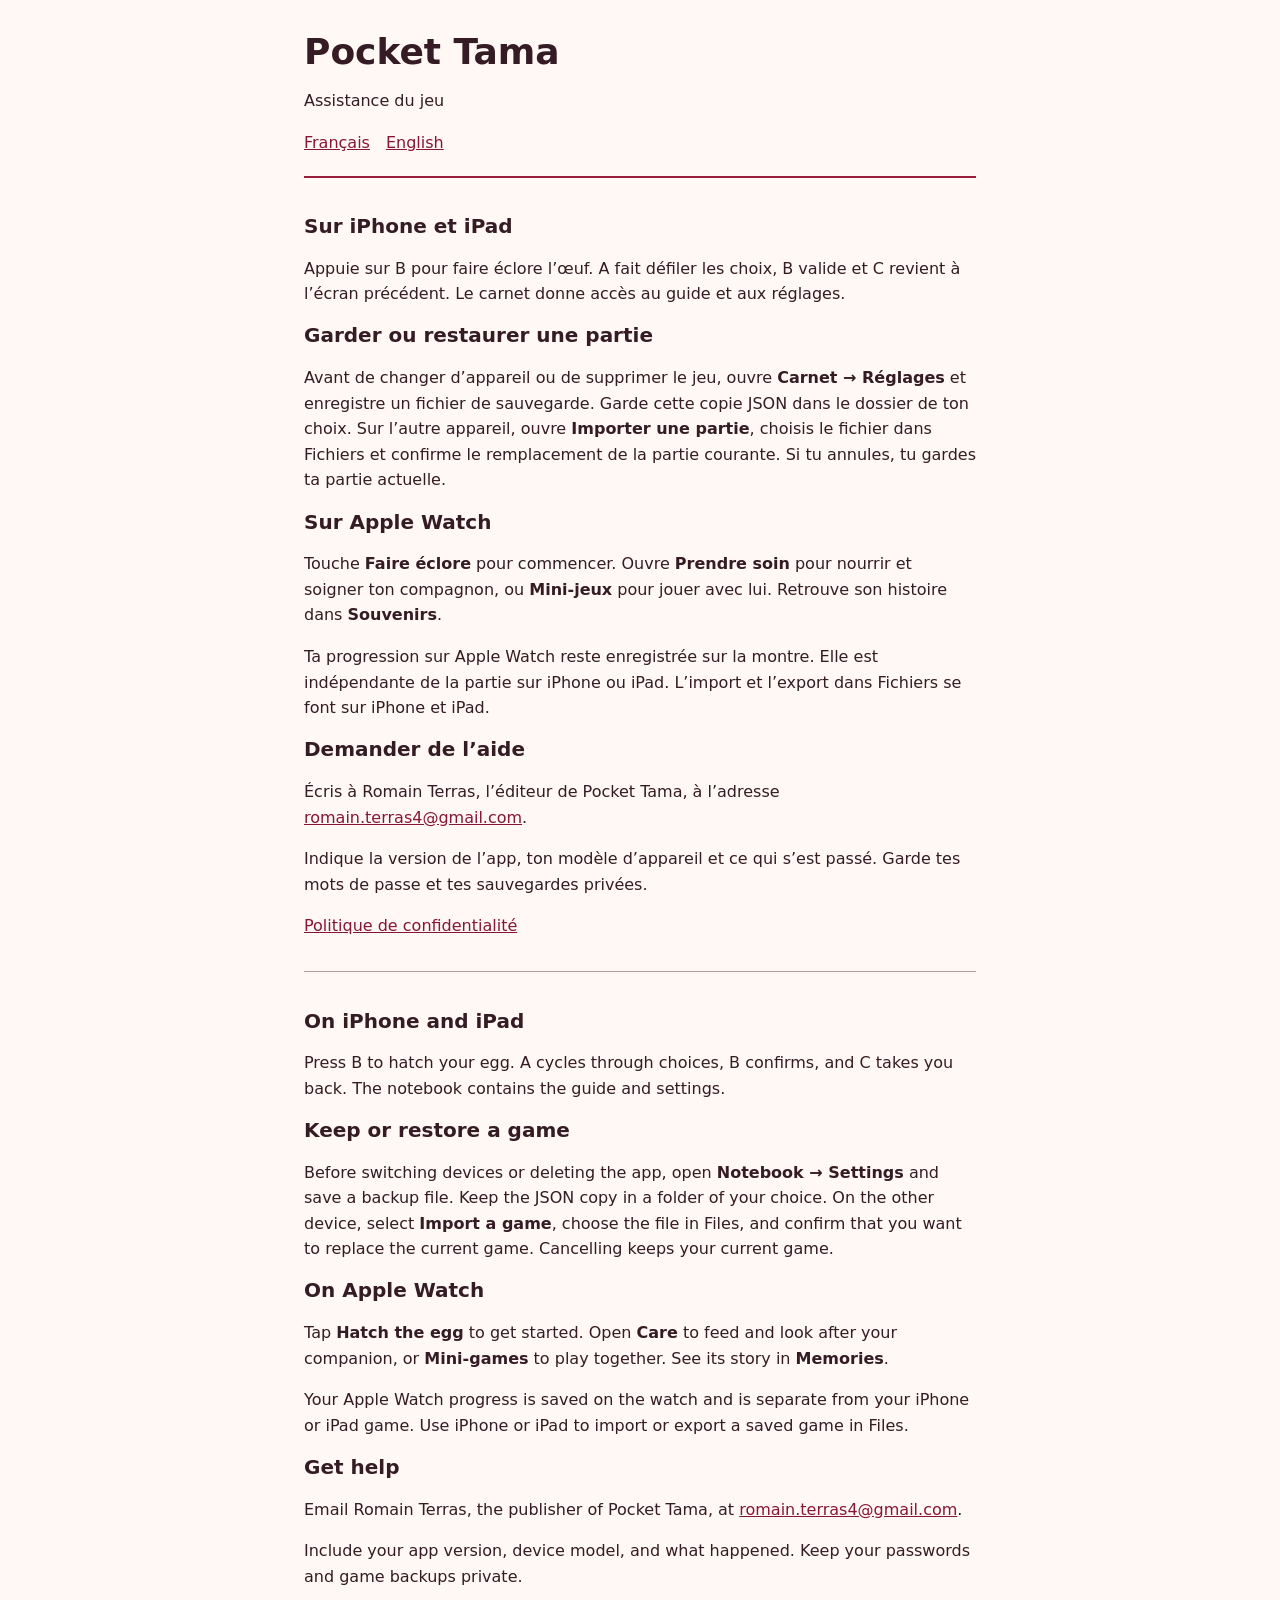
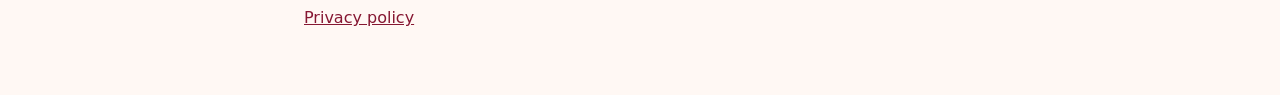
<file: index.html>
<!doctype html>
<html lang="fr">
<head>
  <meta charset="utf-8">
  <meta name="viewport" content="width=device-width, initial-scale=1">
  <meta name="referrer" content="no-referrer">
  <title>Assistance · Pocket Tama</title>
  <link rel="stylesheet" href="style.css">
</head>
<body>
  <main>
    <header>
      <h1>Pocket Tama</h1>
      <p>Assistance du jeu</p>
      <nav aria-label="Langue">
        <a href="#aide">Français</a>
        <a href="#support" lang="en">English</a>
      </nav>
    </header>
    <section id="aide">
      <h2>Sur iPhone et iPad</h2>
      <p>Appuie sur B pour faire éclore l’œuf. A fait défiler les choix, B valide et C revient à l’écran précédent. Le carnet donne accès au guide et aux réglages.</p>
      <h2>Garder ou restaurer une partie</h2>
      <p>Avant de changer d’appareil ou de supprimer le jeu, ouvre <strong>Carnet → Réglages</strong> et enregistre un fichier de sauvegarde. Garde cette copie JSON dans le dossier de ton choix. Sur l’autre appareil, ouvre <strong>Importer une partie</strong>, choisis le fichier dans Fichiers et confirme le remplacement de la partie courante. Si tu annules, tu gardes ta partie actuelle.</p>
      <h2>Sur Apple Watch</h2>
      <p>Touche <strong>Faire éclore</strong> pour commencer. Ouvre <strong>Prendre soin</strong> pour nourrir et soigner ton compagnon, ou <strong>Mini-jeux</strong> pour jouer avec lui. Retrouve son histoire dans <strong>Souvenirs</strong>.</p>
      <p>Ta progression sur Apple Watch reste enregistrée sur la montre. Elle est indépendante de la partie sur iPhone ou iPad. L’import et l’export dans Fichiers se font sur iPhone et iPad.</p>
      <h2>Demander de l’aide</h2>
      <p>Écris à Romain Terras, l’éditeur de Pocket Tama, à l’adresse <a href="mailto:romain.terras4@gmail.com?subject=Pocket%20Tama">romain.terras4@gmail.com</a>.</p>
      <p>Indique la version de l’app, ton modèle d’appareil et ce qui s’est passé. Garde tes mots de passe et tes sauvegardes privées.</p>
      <p><a href="privacy.html">Politique de confidentialité</a></p>
    </section>
    <section id="support" lang="en">
      <h2>On iPhone and iPad</h2>
      <p>Press B to hatch your egg. A cycles through choices, B confirms, and C takes you back. The notebook contains the guide and settings.</p>
      <h2>Keep or restore a game</h2>
      <p>Before switching devices or deleting the app, open <strong>Notebook → Settings</strong> and save a backup file. Keep the JSON copy in a folder of your choice. On the other device, select <strong>Import a game</strong>, choose the file in Files, and confirm that you want to replace the current game. Cancelling keeps your current game.</p>
      <h2>On Apple Watch</h2>
      <p>Tap <strong>Hatch the egg</strong> to get started. Open <strong>Care</strong> to feed and look after your companion, or <strong>Mini-games</strong> to play together. See its story in <strong>Memories</strong>.</p>
      <p>Your Apple Watch progress is saved on the watch and is separate from your iPhone or iPad game. Use iPhone or iPad to import or export a saved game in Files.</p>
      <h2>Get help</h2>
      <p>Email Romain Terras, the publisher of Pocket Tama, at <a href="mailto:romain.terras4@gmail.com?subject=Pocket%20Tama">romain.terras4@gmail.com</a>.</p>
      <p>Include your app version, device model, and what happened. Keep your passwords and game backups private.</p>
      <p><a href="privacy.html#english">Privacy policy</a></p>
    </section>
  </main>
</body>
</html>
</file>
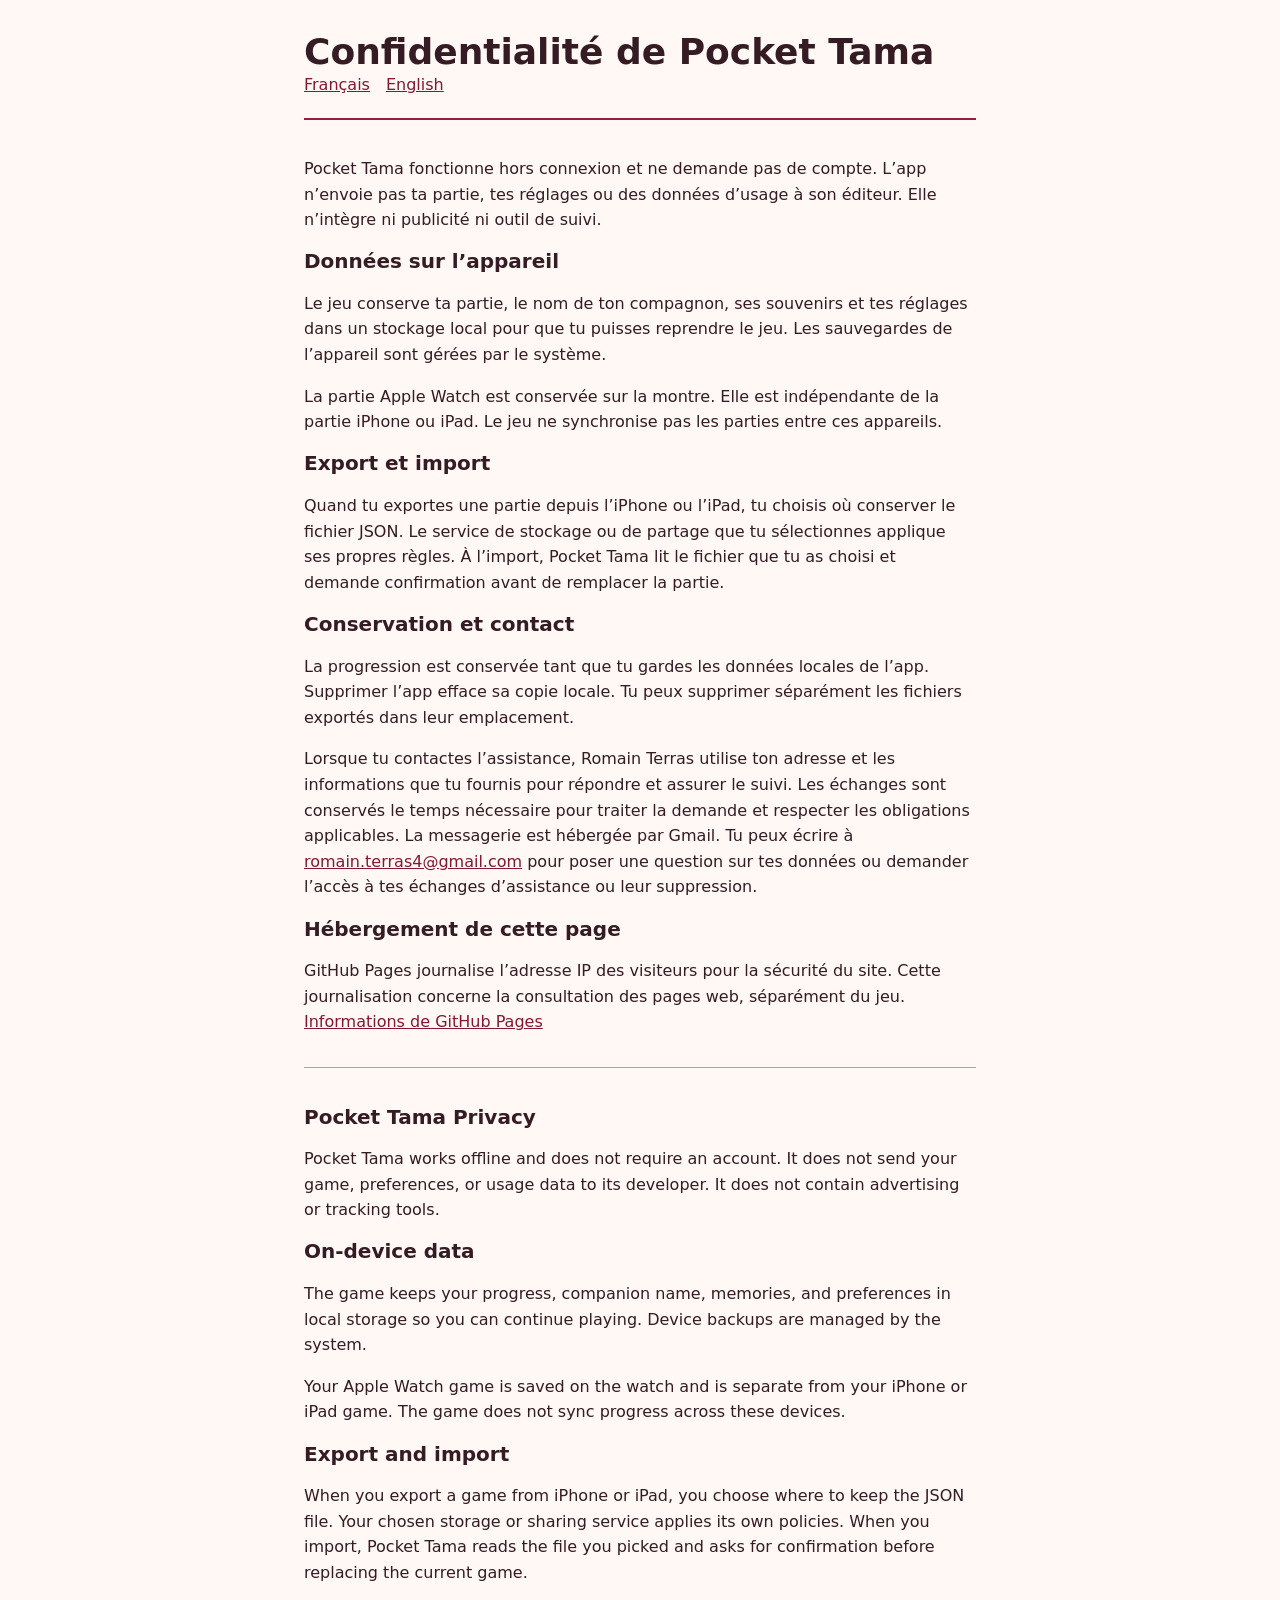
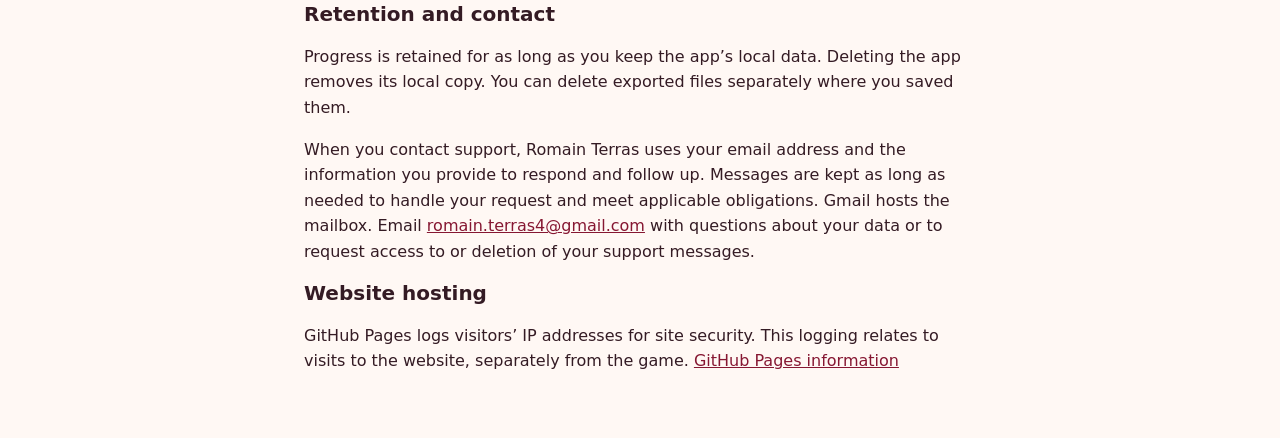
<file: privacy.html>
<!doctype html>
<html lang="fr">
<head>
  <meta charset="utf-8">
  <meta name="viewport" content="width=device-width, initial-scale=1">
  <meta name="referrer" content="no-referrer">
  <title>Confidentialité · Pocket Tama</title>
  <link rel="stylesheet" href="style.css">
</head>
<body>
  <main>
    <header>
      <h1>Confidentialité de Pocket Tama</h1>
      <nav aria-label="Langue">
        <a href="#francais">Français</a>
        <a href="#english" lang="en">English</a>
      </nav>
    </header>
    <section id="francais">
      <p>Pocket Tama fonctionne hors connexion et ne demande pas de compte. L’app n’envoie pas ta partie, tes réglages ou des données d’usage à son éditeur. Elle n’intègre ni publicité ni outil de suivi.</p>
      <h2>Données sur l’appareil</h2>
      <p>Le jeu conserve ta partie, le nom de ton compagnon, ses souvenirs et tes réglages dans un stockage local pour que tu puisses reprendre le jeu. Les sauvegardes de l’appareil sont gérées par le système.</p>
      <p>La partie Apple Watch est conservée sur la montre. Elle est indépendante de la partie iPhone ou iPad. Le jeu ne synchronise pas les parties entre ces appareils.</p>
      <h2>Export et import</h2>
      <p>Quand tu exportes une partie depuis l’iPhone ou l’iPad, tu choisis où conserver le fichier JSON. Le service de stockage ou de partage que tu sélectionnes applique ses propres règles. À l’import, Pocket Tama lit le fichier que tu as choisi et demande confirmation avant de remplacer la partie.</p>
      <h2>Conservation et contact</h2>
      <p>La progression est conservée tant que tu gardes les données locales de l’app. Supprimer l’app efface sa copie locale. Tu peux supprimer séparément les fichiers exportés dans leur emplacement.</p>
      <p>Lorsque tu contactes l’assistance, Romain Terras utilise ton adresse et les informations que tu fournis pour répondre et assurer le suivi. Les échanges sont conservés le temps nécessaire pour traiter la demande et respecter les obligations applicables. La messagerie est hébergée par Gmail. Tu peux écrire à <a href="mailto:romain.terras4@gmail.com?subject=Pocket%20Tama">romain.terras4@gmail.com</a> pour poser une question sur tes données ou demander l’accès à tes échanges d’assistance ou leur suppression.</p>
      <h2>Hébergement de cette page</h2>
      <p>GitHub Pages journalise l’adresse IP des visiteurs pour la sécurité du site. Cette journalisation concerne la consultation des pages web, séparément du jeu. <a href="https://docs.github.com/en/pages/getting-started-with-github-pages/what-is-github-pages#data-collection">Informations de GitHub Pages</a></p>
    </section>
    <section id="english" lang="en">
      <h2>Pocket Tama Privacy</h2>
      <p>Pocket Tama works offline and does not require an account. It does not send your game, preferences, or usage data to its developer. It does not contain advertising or tracking tools.</p>
      <h2>On-device data</h2>
      <p>The game keeps your progress, companion name, memories, and preferences in local storage so you can continue playing. Device backups are managed by the system.</p>
      <p>Your Apple Watch game is saved on the watch and is separate from your iPhone or iPad game. The game does not sync progress across these devices.</p>
      <h2>Export and import</h2>
      <p>When you export a game from iPhone or iPad, you choose where to keep the JSON file. Your chosen storage or sharing service applies its own policies. When you import, Pocket Tama reads the file you picked and asks for confirmation before replacing the current game.</p>
      <h2>Retention and contact</h2>
      <p>Progress is retained for as long as you keep the app’s local data. Deleting the app removes its local copy. You can delete exported files separately where you saved them.</p>
      <p>When you contact support, Romain Terras uses your email address and the information you provide to respond and follow up. Messages are kept as long as needed to handle your request and meet applicable obligations. Gmail hosts the mailbox. Email <a href="mailto:romain.terras4@gmail.com?subject=Pocket%20Tama">romain.terras4@gmail.com</a> with questions about your data or to request access to or deletion of your support messages.</p>
      <h2>Website hosting</h2>
      <p>GitHub Pages logs visitors’ IP addresses for site security. This logging relates to visits to the website, separately from the game. <a href="https://docs.github.com/en/pages/getting-started-with-github-pages/what-is-github-pages#data-collection">GitHub Pages information</a></p>
    </section>
  </main>
</body>
</html>
</file>
<file: style.css>
:root {
  color-scheme: light;
  font: 100% / 1.6 system-ui, sans-serif;
  background: #fff8f4;
  color: #341b24;
}

body { margin: 0; }
main { max-width: 42rem; padding: 2rem 1.25rem 3rem; margin: 0 auto; }
header { border-bottom: 2px solid #981d3b; padding-bottom: 1.25rem; }
h1 { margin: 0; font-size: 2.25rem; line-height: 1.12; }
h2 { font-size: 1.25rem; line-height: 1.25; }
a { color: #861732; }
nav { display: flex; gap: 1rem; flex-wrap: wrap; }
section { padding-top: 1.25rem; overflow-wrap: anywhere; }
section + section { border-top: 1px solid #bc9aa5; margin-top: 2rem; }
</file>
